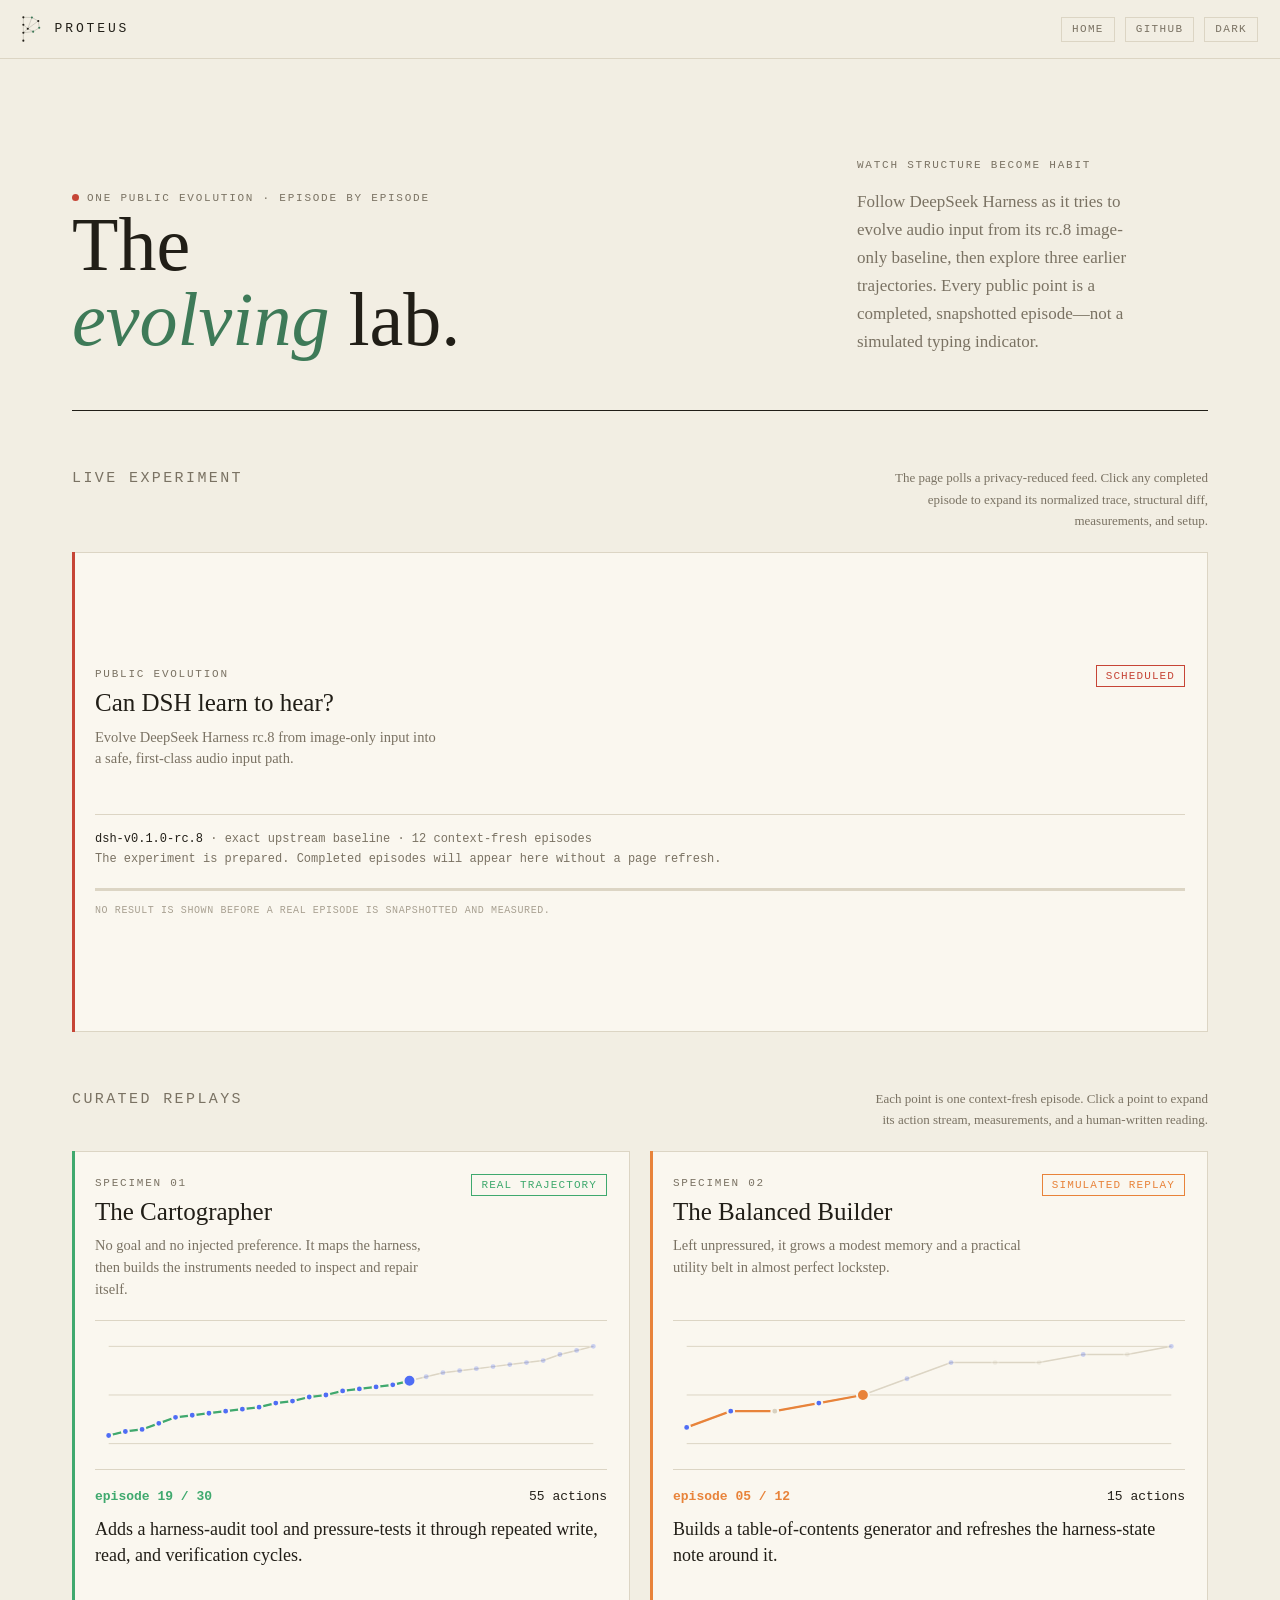
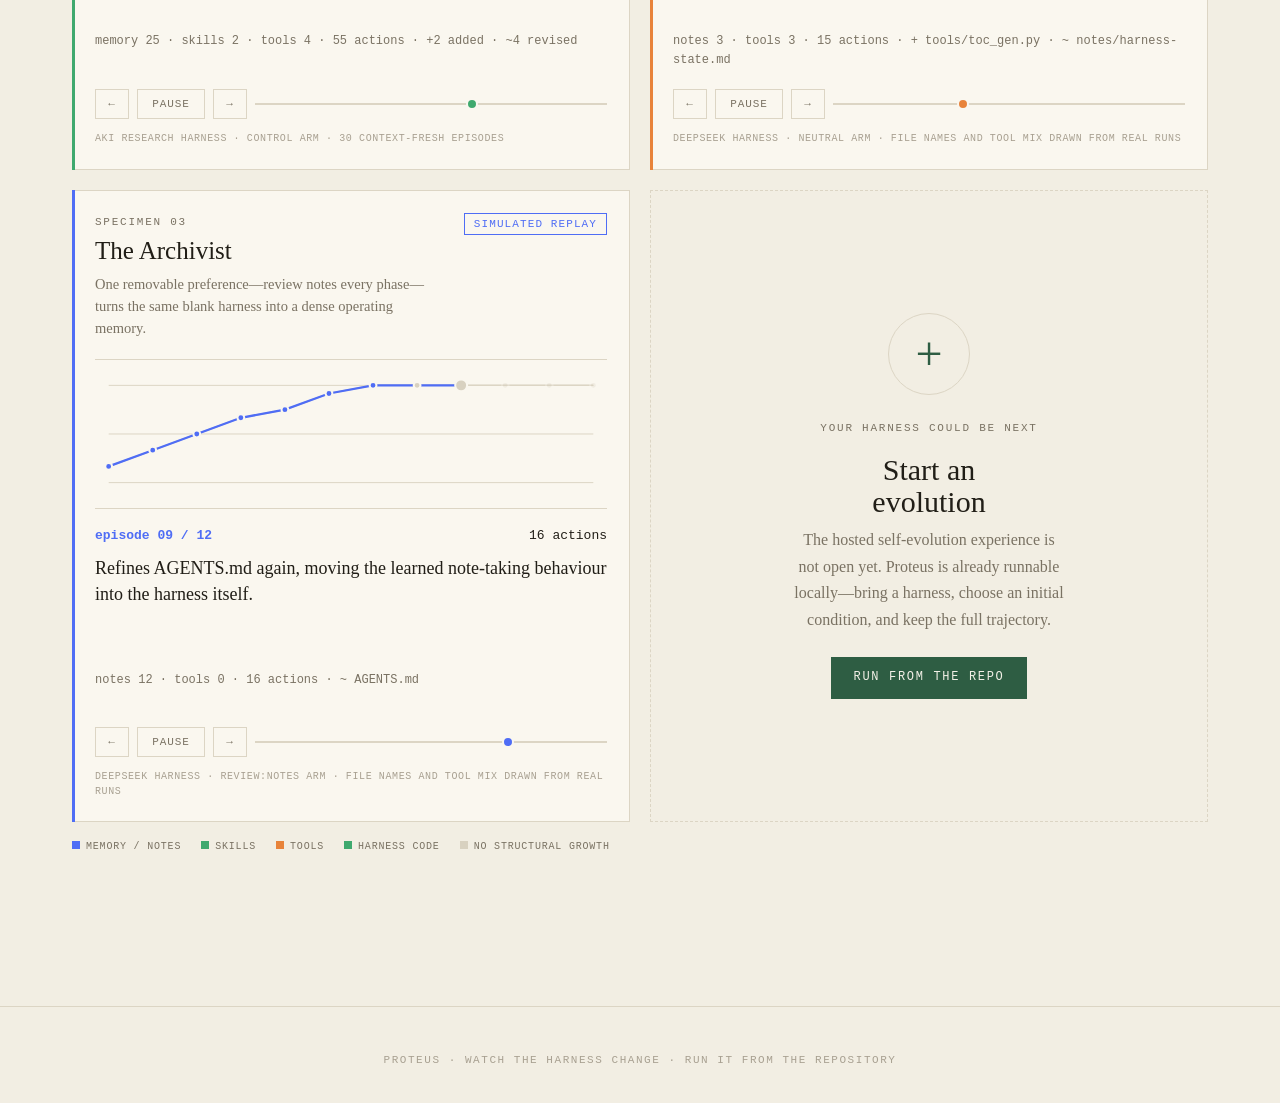
<file: playground.html>
<!doctype html>
<html lang="en">
<head>
<meta charset="utf-8">
<meta name="viewport" content="width=device-width, initial-scale=1">
<meta name="description" content="Watch a live DeepSeek Harness evolution and curated agent-harness trajectories episode by episode in the Proteus Evolving Lab.">
<title>Proteus Evolving Lab</title>
<link rel="stylesheet" href="assets/site.css">
<style>
.lab-wrap { max-width:1180px; margin:0 auto; padding:34px 22px 80px }
.lab-hero { display:grid; grid-template-columns:minmax(0,1.35fr) minmax(260px,.65fr);
  gap:56px; align-items:end; padding:7vh 0 54px; border-bottom:1px solid var(--ink) }
.lab-hero h1 { font-size:clamp(38px,6vw,76px); font-weight:400; line-height:.98;
  max-width:12ch; text-wrap:balance }
.lab-hero h1 em { color:var(--anchor-hi); font-style:italic }
.lab-intro { color:var(--soft); font-size:17px; max-width:34ch }
.lab-intro .micro { display:block; margin-bottom:14px }
.live-dot { display:inline-block; width:7px; height:7px; border-radius:50%;
  background:var(--live); margin-right:8px; animation:lab-pulse 1.8s ease-in-out infinite }
@keyframes lab-pulse { 50% { opacity:.28; transform:scale(.72) } }
.section-head { display:flex; align-items:baseline; justify-content:space-between;
  gap:20px; margin:56px 0 20px }
.section-head h2 { margin:0 }
.section-head p { color:var(--soft); font-size:13px; max-width:52ch; text-align:right }
.specimen-grid { display:grid; grid-template-columns:repeat(2,minmax(0,1fr)); gap:20px }
.live-grid { grid-template-columns:minmax(0,1fr) }
.live-grid .specimen { min-height:480px }
.live-grid .specimen:not(.live-placeholder) { display:grid;
  grid-template-columns:minmax(260px,.8fr) minmax(360px,1.2fr); column-gap:32px }
.live-grid .specimen:not(.live-placeholder) .specimen-head,
.live-grid .specimen:not(.live-placeholder) .premise,
.live-grid .specimen:not(.live-placeholder) .episode-meta,
.live-grid .specimen:not(.live-placeholder) .episode-summary,
.live-grid .specimen:not(.live-placeholder) .episode-detail,
.live-grid .specimen:not(.live-placeholder) .transport,
.live-grid .specimen:not(.live-placeholder) .disclosure { grid-column:1 }
.live-grid .specimen:not(.live-placeholder) .trace-shell { grid-column:2; grid-row:1 / span 7;
  margin:0; padding:42px 0 6px; align-self:stretch; display:flex; align-items:center }
.live-placeholder { min-height:300px; justify-content:center }
.live-placeholder .premise { max-width:64ch; min-height:0 }
.live-baseline { margin:22px 0 0; padding-top:14px; border-top:1px solid var(--rule);
  color:var(--soft); font:12px/1.7 "SF Mono",ui-monospace,Menlo,monospace }
.live-baseline strong { color:var(--ink); font-weight:400 }
.live-progress { width:100%; height:3px; background:var(--rule); margin-top:18px }
.live-progress i { display:block; height:100%; background:var(--live) }
.specimen { background:var(--panel); border:1px solid var(--rule); min-width:0;
  padding:22px; display:flex; flex-direction:column; min-height:520px; position:relative }
.specimen::before { content:""; position:absolute; inset:-1px auto -1px -1px; width:3px;
  background:var(--specimen-color,var(--anchor)) }
.specimen[data-accent="notes"] { --specimen-color:var(--s-notes) }
.specimen[data-accent="tools"] { --specimen-color:var(--s-tools) }
.specimen[data-accent="skills"] { --specimen-color:var(--s-skills) }
.specimen[data-accent="live"] { --specimen-color:var(--live) }
.specimen-head { display:flex; gap:18px; align-items:flex-start; justify-content:space-between }
.specimen h3 { color:var(--ink); font:400 25px/1.05 "Iowan Old Style","Palatino Linotype",Palatino,Georgia,serif;
  letter-spacing:0; text-transform:none; margin:7px 0 10px }
.specimen .premise { color:var(--soft); font-size:14.5px; line-height:1.5;
  max-width:48ch; min-height:4.5em }
.specimen .status { flex:none; border-color:var(--specimen-color,var(--rule));
  color:var(--specimen-color,var(--soft)) }
.trace-shell { border-top:1px solid var(--rule); border-bottom:1px solid var(--rule);
  margin:20px 0 16px; padding:10px 0 6px }
.trace { display:block; width:100%; height:auto; overflow:visible }
.trace .gridline { stroke:var(--rule); stroke-width:1; vector-effect:non-scaling-stroke }
.trace .future { fill:none; stroke:var(--rule); stroke-width:1.5; vector-effect:non-scaling-stroke }
.trace .history { fill:none; stroke:var(--specimen-color); stroke-width:2.25;
  vector-effect:non-scaling-stroke }
.trace circle { stroke:var(--panel); stroke-width:2; vector-effect:non-scaling-stroke;
  cursor:pointer; outline:none; transition:opacity .2s, r .2s }
.trace circle:hover, .trace circle:focus { stroke:var(--ink); stroke-width:2.5 }
.trace circle.current { animation:trace-breathe 1.8s ease-in-out infinite }
@keyframes trace-breathe { 50% { opacity:.45 } }
.episode-meta { display:flex; justify-content:space-between; gap:12px; align-items:baseline }
.episode-meta .episode-label { color:var(--specimen-color); font-weight:600 }
.episode-summary { font-size:18px; line-height:1.42; margin:10px 0 12px;
  min-height:5.7em; text-wrap:pretty }
.episode-detail { color:var(--soft); min-height:3.2em; font-size:12px;
  font-family:"SF Mono",ui-monospace,Menlo,monospace }
.transport { display:grid; grid-template-columns:auto auto auto 1fr; gap:8px;
  align-items:center; margin-top:auto; padding-top:18px }
.transport button { background:none; border:1px solid var(--rule); color:var(--soft);
  min-width:34px; height:30px; cursor:pointer; font:11px/1 "SF Mono",ui-monospace,monospace;
  letter-spacing:.08em; text-transform:uppercase }
.transport button:hover, .transport button:focus { color:var(--anchor); border-color:var(--anchor) }
.transport .play { min-width:68px }
.scrubber { appearance:none; -webkit-appearance:none; height:2px; padding:0; border:0;
  background:var(--rule); accent-color:var(--specimen-color); cursor:pointer }
.scrubber::-webkit-slider-thumb { -webkit-appearance:none; width:12px; height:12px;
  border-radius:50%; background:var(--specimen-color); border:2px solid var(--panel) }
.scrubber::-moz-range-thumb { width:10px; height:10px; border-radius:50%;
  background:var(--specimen-color); border:2px solid var(--panel) }
.disclosure { color:var(--dim); font-size:10px; line-height:1.45; margin-top:13px;
  letter-spacing:.06em; text-transform:uppercase;
  font-family:"SF Mono",ui-monospace,Menlo,monospace }
.add-specimen { border-style:dashed; justify-content:center; align-items:center;
  text-align:center; background:transparent }
.add-specimen::before { display:none }
.plus { width:82px; height:82px; border:1px solid var(--rule); border-radius:50%;
  display:grid; place-items:center; color:var(--anchor); font:200 48px/1 Georgia,serif;
  margin-bottom:24px }
.add-specimen h3 { font-size:30px; max-width:14ch }
.add-specimen p { max-width:34ch; color:var(--soft); margin:0 auto 24px }
.add-specimen .micro { margin-bottom:10px }
.legend-row { display:flex; gap:14px 20px; align-items:center; flex-wrap:wrap;
  color:var(--soft); font:10px/1.4 "SF Mono",ui-monospace,monospace;
  letter-spacing:.08em; text-transform:uppercase; margin-top:18px }
.legend-row i { display:inline-block; width:8px; height:8px; margin-right:6px }
.legend-row .memory { background:var(--s-notes) }
.legend-row .skills { background:var(--s-skills) }
.legend-row .code { background:var(--s-skills) }
.legend-row .tools { background:var(--s-tools) }
.legend-row .none { background:var(--s-none) }
.episode-overlay { position:fixed; inset:0; z-index:60; background:var(--bg);
  padding:18px 22px; overflow-y:auto; visibility:hidden; opacity:0;
  transition:opacity .45s cubic-bezier(.32,.72,0,1), visibility 0s .45s }
.episode-overlay.on { visibility:visible; opacity:1;
  transition:opacity .45s cubic-bezier(.32,.72,0,1) }
.episode-overlay .overlay-top, .episode-overlay .overlay-body { opacity:0;
  transform:translateY(12px); transition:opacity .5s cubic-bezier(.32,.72,0,1),
  transform .5s cubic-bezier(.32,.72,0,1) }
.episode-overlay.in .overlay-top, .episode-overlay.in .overlay-body {
  opacity:1; transform:none }
.overlay-top { display:flex; justify-content:space-between; align-items:center;
  gap:20px; margin-bottom:8px }
.overlay-nav { display:flex; align-items:center; gap:18px }
.overlay-nav button { border:0; padding:0; background:none; color:var(--anchor);
  cursor:pointer; font:12px "SF Mono",ui-monospace,monospace;
  letter-spacing:.1em; text-transform:uppercase }
.overlay-nav button:hover, .overlay-nav button:focus { color:var(--anchor-hi) }
.overlay-nav button:disabled { color:var(--dim); cursor:default }
.overlay-body { min-height:calc(100vh - 62px); position:relative; display:flex;
  align-items:center }
.episode-orb { --R:min(96vh,54vw); position:absolute; left:-1px; top:50%;
  transform:translateY(-50%); width:var(--R); height:calc(2*var(--R));
  border-radius:0 var(--R) var(--R) 0; overflow:hidden; color:#f8f7f2;
  display:flex; flex-direction:column; justify-content:center; padding:0 12% 0 4% }
.episode-orb .micro { color:rgba(255,255,255,.68) }
.orb-kicker { margin-bottom:8px; letter-spacing:.25em }
.orb-summary { max-width:40ch; margin:0 0 18px;
  font:italic 16px/1.5 "Iowan Old Style",Palatino,Georgia,serif;
  color:rgba(255,255,255,.88) }
.episode-feed { max-height:52%; overflow-y:auto; scrollbar-width:none;
  font:12px/1.75 "SF Mono",ui-monospace,monospace }
.episode-feed::-webkit-scrollbar { display:none }
.episode-step { display:grid; grid-template-columns:60px minmax(90px,auto) minmax(0,1fr);
  gap:10px; align-items:baseline; white-space:nowrap; overflow:hidden }
.episode-step .phase { color:rgba(255,255,255,.48); font-size:9px;
  letter-spacing:.08em; text-transform:uppercase }
.episode-step .tool { color:#fff }
.episode-step .target { color:rgba(255,255,255,.65); overflow:hidden;
  text-overflow:ellipsis }
.episode-step.write .tool { text-decoration:underline; text-underline-offset:3px }
.overlay-panels { margin-left:calc(min(96vh,54vw) + 3vw); flex:1;
  display:grid; grid-template-columns:1fr 1fr; gap:32px; max-width:780px;
  padding-right:3vw }
.overlay-panel { min-width:0 }
.overlay-panel h3 { margin-bottom:16px }
.overlay-panel .kv { font-size:13.5px; line-height:1.5 }
.overlay-panel .kv .micro { display:block; margin:11px 0 2px }
.overlay-panel .reading { font:17px/1.5 "Iowan Old Style",Palatino,Georgia,serif;
  margin-bottom:18px; text-wrap:pretty }
.tool-bar { height:5px; background:var(--anchor); margin:4px 0 8px }
.change-list { overflow-wrap:anywhere }
#episode-zoom-ghost { position:fixed; z-index:70; pointer-events:none;
  border-radius:50%; transition:all .62s cubic-bezier(.32,.72,0,1) }
body.episode-open { overflow:hidden }
@media (max-width:820px) {
  .lab-hero { grid-template-columns:1fr; gap:26px; padding-top:5vh }
  .lab-intro { max-width:52ch }
  .section-head { display:block }
  .section-head p { text-align:left; margin-top:9px }
  .specimen-grid { grid-template-columns:1fr }
  .live-grid .specimen:not(.live-placeholder) { display:flex }
  .live-grid .specimen:not(.live-placeholder) .trace-shell { margin:20px 0 16px; padding:10px 0 6px }
  .episode-orb { --R:min(56vh,80vw) }
  .overlay-panels { margin-left:calc(min(56vh,80vw) + 4vw);
    grid-template-columns:1fr; overflow-y:auto; max-height:88vh }
}
@media (max-width:520px) {
  .lab-wrap { padding:22px 16px 64px }
  .specimen { padding:18px; min-height:500px }
  .specimen-head { display:block }
  .specimen .status { margin-top:6px }
  .specimen .premise { min-height:0 }
  .episode-summary { font-size:17px; min-height:7em }
  .transport { grid-template-columns:auto auto auto }
  .scrubber { grid-column:1 / -1; width:100%; margin-top:8px }
  .episode-overlay { padding:14px 16px }
  .overlay-top { flex-wrap:wrap; gap:7px 14px }
  .overlay-nav { gap:14px }
  .overlay-body { min-height:0; flex-direction:column; align-items:stretch }
  .episode-orb { --R:min(44vh,96vw); position:relative; left:0; top:0;
    transform:none; margin-left:-16px; flex:none; padding:0 18% 0 16px }
  .orb-summary { font-size:14px; margin-bottom:12px }
  .episode-feed { max-height:49% }
  .episode-step { grid-template-columns:52px 86px minmax(0,1fr); gap:7px;
    font-size:10.5px }
  .overlay-panels { margin-left:0; grid-template-columns:1fr; gap:24px;
    max-width:none; padding:24px 0 32px; overflow:visible; max-height:none }
}
@media (prefers-reduced-motion:reduce) {
  .live-dot, .trace circle.current { animation:none }
  .episode-overlay, .episode-overlay .overlay-top, .episode-overlay .overlay-body,
  #episode-zoom-ghost { transition:none }
}
</style>
</head>
<body>
<header class="site">
  <svg class="mark" viewBox="0 0 441 617" role="img" aria-label="Proteus">
  <title>Proteus</title>
  <style>
    .mark line { stroke:currentColor; stroke-width:5; opacity:.8; stroke-linecap:round }
    .mark circle { fill:currentColor }
    .mark circle.a { fill:var(--logo-accent,#3E7A58) }
    .mark path { fill:currentColor }
  </style>
  <g fill="none">
    <line x1="32" y1="32" x2="235" y2="34"/><line x1="32" y1="32" x2="32" y2="206"/>
    <line x1="235" y1="34" x2="386" y2="119"/><line x1="235" y1="34" x2="137" y2="302"/>
    <line x1="386" y1="119" x2="409" y2="280"/><line x1="386" y1="119" x2="137" y2="302"/>
    <line x1="32" y1="206" x2="137" y2="302"/><line x1="32" y1="206" x2="32" y2="397"/>
    <line x1="409" y1="280" x2="265" y2="371"/><line x1="137" y1="302" x2="265" y2="371"/>
    <line x1="137" y1="302" x2="32" y2="397"/><line x1="265" y1="371" x2="32" y2="397"/>
    <line x1="32" y1="397" x2="32" y2="585"/>
  </g>
  <circle cx="32" cy="32" r="25"/><circle cx="235" cy="34" r="25" class="a"/>
  <circle cx="386" cy="119" r="25"/><circle cx="32" cy="206" r="25"/>
  <circle cx="409" cy="280" r="25" class="a"/><circle cx="137" cy="302" r="25"/>
  <circle cx="265" cy="371" r="25" class="a"/><circle cx="32" cy="397" r="25"/>
  <circle cx="32" cy="585" r="25"/>
  </svg>
  <span class="name">PROTEUS</span>
  <nav>
    <a href="index.html">Home</a>
    <a href="https://github.com/proteus-evolve/Proteus">GitHub</a>
    <button id="theme-btn" type="button" aria-label="switch theme"></button>
  </nav>
</header>

<main class="lab-wrap">
  <section class="lab-hero">
    <div>
      <div class="micro"><span class="live-dot"></span>one public evolution · episode by episode</div>
      <h1>The <em>evolving</em> lab.</h1>
    </div>
    <div class="lab-intro">
      <span class="micro">Watch structure become habit</span>
      Follow DeepSeek Harness as it tries to evolve audio input from its rc.8 image-only
      baseline, then explore three earlier trajectories. Every public point is a completed,
      snapshotted episode—not a simulated typing indicator.
    </div>
  </section>

  <div class="section-head">
    <h2>Live experiment</h2>
    <p>The page polls a privacy-reduced feed. Click any completed episode to expand its normalized trace, structural diff, measurements, and setup.</p>
  </div>

  <section class="specimen-grid live-grid" id="live-campaign" aria-label="Live DSH audio evolution"></section>

  <div class="section-head">
    <h2>Curated replays</h2>
    <p>Each point is one context-fresh episode. Click a point to expand its action stream, measurements, and a human-written reading.</p>
  </div>

  <section class="specimen-grid" id="specimens" aria-label="Evolving harness examples"></section>

  <div class="legend-row" aria-label="Trajectory legend">
    <span><i class="memory"></i>memory / notes</span>
    <span><i class="skills"></i>skills</span>
    <span><i class="tools"></i>tools</span>
    <span><i class="code"></i>harness code</span>
    <span><i class="none"></i>no structural growth</span>
  </div>
</main>

<footer class="site">Proteus · watch the harness change ·
  <a href="https://github.com/proteus-evolve/Proteus">run it from the repository</a>
</footer>

<div class="episode-overlay" id="episode-overlay" role="dialog" aria-modal="true"
  aria-hidden="true" aria-labelledby="overlay-title">
  <div class="overlay-top">
    <span class="micro" id="overlay-title"></span>
    <div class="overlay-nav">
      <button type="button" id="overlay-prev">‹ prev</button>
      <button type="button" id="overlay-next">next ›</button>
      <button type="button" id="overlay-close">✕ close</button>
    </div>
  </div>
  <div class="overlay-body">
    <div class="episode-orb" id="episode-orb">
      <div class="micro orb-kicker" id="orb-kicker"></div>
      <p class="orb-summary" id="orb-summary"></p>
      <div class="episode-feed" id="episode-feed"></div>
    </div>
    <div class="overlay-panels">
      <section class="overlay-panel">
        <h3>what happened</h3>
        <div class="reading" id="overlay-reading"></div>
        <div class="kv" id="overlay-change"></div>
      </section>
      <section class="overlay-panel">
        <h3>measurement · this episode</h3>
        <div class="kv" id="overlay-measurement"></div>
      </section>
      <section class="overlay-panel">
        <h3>setup</h3>
        <div class="kv" id="overlay-setup"></div>
      </section>
      <section class="overlay-panel">
        <h3>data note</h3>
        <div class="kv" id="overlay-disclosure"></div>
      </section>
    </div>
  </div>
</div>

<script src="assets/case-data.js"></script>
<script src="assets/demo-data.js"></script>
<script src="assets/lab-data.js"></script>
<script>
const SVG_NS = "http://www.w3.org/2000/svg";
const SURFACE_COLOR = {
  memory:"var(--s-notes)", notes:"var(--s-notes)", skills:"var(--s-skills)",
  tools:"var(--s-tools)", instructions:"var(--s-instr)", loop:"var(--s-skills)",
  code:"var(--s-skills)", none:"var(--s-none)"
};

function demoArm(name) { return window.DEMO.arms.find(a => a.arm === name); }

function normalise(story) {
  if (story.source === "live") return story.live.episodes.map(episode => ({
    ep:episode.episode, units:episode.units || {}, calls:episode.tool_calls || 0,
    summary:episode.summary, summaryKind:episode.summary_kind || "automatic",
    added:episode.changes?.added || [], changed:episode.changes?.changed || [],
    deleted:episode.changes?.deleted || [], delta:null, steps:episode.steps || [],
    scores:episode.scores || {}, accepted:episode.accepted !== false
  }));
  const raw = story.source === "case" ? window.CASE.episodes : demoArm(story.arm).episodes;
  return raw.map((episode, index) => {
    const steps = story.source === "case" ? episode.steps : episode.seq.flatMap(phase =>
      phase.tools.map(tool => [phase.phase, tool, ""]));
    const calls = steps.length;
    return { ep:episode.ep, units:episode.units, calls, summary:story.summaries[index],
      added:episode.added || [], changed:episode.changed || [], deleted:[], delta:episode.d || null,
      steps, agentsChars:episode.agents_chars || null };
  });
}

function dominantSurface(episodes, index) {
  const current = episodes[index].units, previous = index ? episodes[index - 1].units : {};
  let best = "none", growth = 0;
  for (const [surface, value] of Object.entries(current)) {
    const delta = value - (previous[surface] || 0);
    if (delta > growth) { best = surface; growth = delta; }
  }
  return best;
}

function detailText(episode) {
  const units = Object.entries(episode.units).map(([name, value]) => `${name} ${value}`).join(" · ");
  const edits = [...episode.added.map(x => `+ ${x}`), ...episode.changed.map(x => `~ ${x}`),
    ...(episode.deleted || []).map(x => `− ${x}`)];
  if (edits.length) return `${units} · ${episode.calls} actions · ${edits.slice(0, 3).join(" · ")}`;
  if (episode.delta) return `${units} · ${episode.calls} actions · +${episode.delta.a} added · ~${episode.delta.r} revised`;
  return `${units} · ${episode.calls} actions · no structural change kept`;
}

function makeSvg(episodes) {
  const width = 600, height = 154, left = 16, right = 584, top = 18, bottom = 132;
  const totals = episodes.map(e => Object.values(e.units).reduce((a, b) => a + b, 0));
  const max = Math.max(...totals, 1);
  const points = totals.map((value, index) => ({
    x:left + (episodes.length === 1 ? 0 : index / (episodes.length - 1)) * (right - left),
    y:bottom - (value / max) * (bottom - top)
  }));
  const svg = document.createElementNS(SVG_NS, "svg");
  svg.setAttribute("class", "trace"); svg.setAttribute("viewBox", `0 0 ${width} ${height}`);
  svg.setAttribute("role", "img"); svg.setAttribute("aria-label", "Harness units accumulated by episode");
  for (const y of [top, (top + bottom) / 2, bottom]) {
    const line = document.createElementNS(SVG_NS, "line");
    line.setAttribute("class", "gridline"); line.setAttribute("x1", left); line.setAttribute("x2", right);
    line.setAttribute("y1", y); line.setAttribute("y2", y); svg.appendChild(line);
  }
  const future = document.createElementNS(SVG_NS, "polyline");
  future.setAttribute("class", "future");
  future.setAttribute("points", points.map(p => `${p.x},${p.y}`).join(" ")); svg.appendChild(future);
  const history = document.createElementNS(SVG_NS, "polyline");
  history.setAttribute("class", "history"); svg.appendChild(history);
  const circles = points.map((point, index) => {
    const circle = document.createElementNS(SVG_NS, "circle");
    circle.setAttribute("cx", point.x); circle.setAttribute("cy", point.y);
    circle.setAttribute("r", 4); circle.setAttribute("tabindex", "0"); circle.setAttribute("role", "button");
    circle.setAttribute("aria-haspopup", "dialog"); circle.setAttribute("aria-expanded", "false");
    circle.setAttribute("aria-label", `episode ${episodes[index].ep}: ${episodes[index].summary}`);
    circle.style.fill = SURFACE_COLOR[dominantSurface(episodes, index)] || SURFACE_COLOR.none;
    svg.appendChild(circle); return circle;
  });
  return {svg, points, history, circles};
}

const WRITE_TOOL = /(write|edit|delete|patch|append)/i;
const overlay = document.getElementById("episode-overlay");
const overlayClose = document.getElementById("overlay-close");
let activeState = null, previousFocus = null;

function reducedMotion() { return matchMedia("(prefers-reduced-motion:reduce)").matches; }
function escapeHtml(value) {
  return String(value).replace(/[&<>"']/g, char => ({"&":"&amp;","<":"&lt;",">":"&gt;",'"':"&quot;","'":"&#39;"})[char]);
}
function elementRect(element) {
  const rect = element.getBoundingClientRect();
  return {left:rect.left, top:rect.top, width:rect.width, height:rect.height};
}
function orbCircle() {
  const rect = document.getElementById("episode-orb").getBoundingClientRect();
  const radius = rect.height / 2;
  return {left:rect.left - radius, top:rect.top, width:2 * radius, height:2 * radius};
}
function flyEpisodeDot(from, to, color, done) {
  const ghost = document.createElement("div");
  ghost.id = "episode-zoom-ghost";
  Object.assign(ghost.style, {left:`${from.left}px`, top:`${from.top}px`,
    width:`${from.width}px`, height:`${from.height}px`, background:color, opacity:"1"});
  document.body.appendChild(ghost);
  requestAnimationFrame(() => requestAnimationFrame(() => Object.assign(ghost.style, {
    left:`${to.left}px`, top:`${to.top}px`, width:`${to.width}px`, height:`${to.height}px`
  })));
  setTimeout(() => { ghost.style.opacity = "0"; if (done) done(); }, 620);
  setTimeout(() => ghost.remove(), 1050);
}
function storyMeta(story) {
  if (story.source === "live") return {
    harness:`DeepSeek Harness · ${story.live.baseline.release}`,
    model:story.live.model || "deepseek-v4-flash", arm:"neutral · one public seed",
    goal:story.live.goal,
    sandbox:"Docker · exact rc.8 source · one fresh context per phase"
  };
  if (story.source === "case") return window.CASE.meta;
  return {...window.DEMO.meta, arm:story.arm,
    goal:story.arm === "neutral" ? "none — unpressured evolution" : "none · removable preference: review notes"};
}
function renderOverlay() {
  if (!activeState) return;
  const {story, episodes, index, plot} = activeState;
  const episode = episodes[index], previous = index ? episodes[index - 1] : null;
  const surface = dominantSurface(episodes, index);
  const meta = storyMeta(story);
  const toolCounts = {};
  episode.steps.forEach(([, tool]) => toolCounts[tool] = (toolCounts[tool] || 0) + 1);
  const topTools = Object.entries(toolCounts).sort((a, b) => b[1] - a[1]).slice(0, 6);
  const topCount = topTools.length ? topTools[0][1] : 1;
  const scores = Object.entries(episode.scores || {});
  const touched = [...new Set(episode.steps.map(step => step[2]).filter(Boolean))];
  const growth = Object.entries(episode.units).map(([name, value]) =>
    `${name} ${value - (previous?.units[name] || 0) >= 0 ? "+" : ""}${value - (previous?.units[name] || 0)}`).join(" · ");
  const changes = [
    ...episode.added.map(file => `+ ${file}`),
    ...episode.changed.map(file => `~ ${file}`),
    ...(episode.deleted || []).map(file => `− ${file}`)
  ];

  document.getElementById("overlay-title").textContent =
    `${story.title} · episode ${episode.ep} of ${episodes.length} · ${story.status}`;
  document.getElementById("orb-kicker").textContent = `episode ${String(episode.ep).padStart(2, "0")} · ${surface === "none" ? "no structural growth" : `${surface} grew most`}`;
  document.getElementById("orb-summary").textContent = episode.summary;
  document.getElementById("episode-orb").style.background = SURFACE_COLOR[surface] || SURFACE_COLOR.none;
  document.getElementById("episode-feed").innerHTML = episode.steps.map(([phase, tool, target]) =>
    `<div class="episode-step${WRITE_TOOL.test(tool) ? " write" : ""}"><span class="phase">${escapeHtml(phase)}</span><span class="tool">${escapeHtml(tool)}</span><span class="target">${escapeHtml(target || "")}</span></div>`).join("");
  document.getElementById("overlay-reading").textContent = episode.summary;
  document.getElementById("overlay-change").innerHTML = `
    <span class="micro">structure carried forward</span><div class="change-list">${changes.length
      ? changes.map(escapeHtml).join("<br>")
      : episode.delta ? `+${episode.delta.a} added · ~${episode.delta.r} revised · −${episode.delta.d} dropped`
      : "No added or revised files kept in this episode."}</div>
    <span class="micro">cumulative units</span>${Object.entries(episode.units).map(([name, value]) => `${escapeHtml(name)} ${value}`).join(" · ")}`;
  document.getElementById("overlay-measurement").innerHTML = `
    <span class="micro">dominant surface</span>${escapeHtml(surface === "none" ? "no structural growth" : surface)}
    <span class="micro">growth from prior episode</span>${escapeHtml(growth)}
    <span class="micro">actions</span>${episode.calls}
    <span class="micro">evaluators</span>${scores.length ? scores.map(([name, score]) =>
      `${escapeHtml(name)} ${Number(score).toFixed(3)}`).join(" · ") : "—"}
    <span class="micro">files touched</span>${touched.length ? touched.slice(0, 8).map(escapeHtml).join(", ") : "—"}
    <span class="micro">top tools</span>${topTools.map(([tool, count]) =>
      `<div>${escapeHtml(tool)} · ${count}<div class="tool-bar" style="width:${Math.round(100 * count / topCount)}%"></div></div>`).join("") || "—"}`;
  document.getElementById("overlay-setup").innerHTML = [
    ["harness", meta.harness], ["model", meta.model], ["arm / initial condition", meta.arm],
    ["goal", meta.goal], ["sandbox", meta.sandbox]
  ].map(([key, value]) => `<span class="micro">${escapeHtml(key)}</span>${escapeHtml(value || "—")}`).join("");
  document.getElementById("overlay-disclosure").innerHTML = `
    <span class="micro">trajectory</span>${escapeHtml(story.status)}
    <span class="micro">source note</span>${escapeHtml(story.disclosure)}
    <span class="micro">interpretation</span>${episode.summaryKind === "automatic"
      ? "Automatic factual summary from the public diff and score."
      : "Episode sentence written by the Proteus team."}
    ${story.source === "demo" ? `<span class="micro">simulation disclosure</span>${escapeHtml(window.DEMO.meta.note)}` : ""}`;
  document.getElementById("overlay-prev").disabled = index === 0;
  document.getElementById("overlay-next").disabled = index === episodes.length - 1;
  plot.circles.forEach((circle, circleIndex) => circle.setAttribute("aria-expanded", circleIndex === index ? "true" : "false"));
}
function openOverlay(state, index, dot) {
  previousFocus = document.activeElement;
  state.setEpisode(index, true);
  activeState = state;
  renderOverlay();
  overlay.scrollTop = 0;
  document.getElementById("episode-feed").scrollTop = 0;
  overlay.classList.add("on");
  overlay.setAttribute("aria-hidden", "false");
  document.body.classList.add("episode-open");
  const reveal = () => { overlay.classList.add("in"); overlayClose.focus(); };
  if (reducedMotion() || !dot) reveal();
  else flyEpisodeDot(elementRect(dot), orbCircle(), getComputedStyle(dot).fill, reveal);
}
function closeOverlay() {
  if (!activeState || !overlay.classList.contains("on")) return;
  const dot = activeState.plot.circles[activeState.index];
  overlay.classList.remove("in");
  if (!reducedMotion() && dot) flyEpisodeDot(orbCircle(), elementRect(dot), getComputedStyle(dot).fill);
  overlay.classList.remove("on");
  overlay.setAttribute("aria-hidden", "true");
  document.body.classList.remove("episode-open");
  activeState.plot.circles.forEach(circle => circle.setAttribute("aria-expanded", "false"));
  activeState = null;
  if (previousFocus) previousFocus.focus();
}
function moveOverlay(direction) {
  if (!activeState) return;
  const next = activeState.index + direction;
  if (next < 0 || next >= activeState.episodes.length) return;
  activeState.setEpisode(next, true);
  renderOverlay();
}

function specimenCard(story, storyIndex) {
  const episodes = normalise(story), card = document.createElement("article");
  card.className = "specimen"; card.dataset.accent = story.accent;
  card.innerHTML = `
    <div class="specimen-head"><div><div class="micro">${story.source === "live" ? "public evolution" : `specimen ${String(storyIndex + 1).padStart(2, "0")}`}</div>
      <h3>${escapeHtml(story.title)}</h3></div><span class="tag status">${escapeHtml(story.status)}</span></div>
    <p class="premise">${escapeHtml(story.premise)}</p><div class="trace-shell"></div>
    <div class="episode-meta mono"><span class="episode-label"></span><span class="call-count"></span></div>
    <p class="episode-summary" aria-live="polite"></p><div class="episode-detail"></div>
    <div class="transport"><button class="prev" type="button" aria-label="previous episode">←</button>
      <button class="play" type="button">pause</button><button class="next" type="button" aria-label="next episode">→</button>
      <input class="scrubber" type="range" min="1" max="${episodes.length}" value="1" aria-label="select episode"></div>
    <div class="disclosure">${escapeHtml(story.disclosure)}</div>`;
  const plot = makeSvg(episodes); card.querySelector(".trace-shell").appendChild(plot.svg);
  const state = {card, story, episodes, plot, index:0, playing:story.source !== "live"};

  function setEpisode(index, pause=false) {
    state.index = (index + episodes.length) % episodes.length;
    if (pause) state.playing = false;
    const episode = episodes[state.index];
    card.querySelector(".episode-label").textContent = `episode ${String(episode.ep).padStart(2, "0")} / ${episodes.length}`;
    card.querySelector(".call-count").textContent = `${episode.calls} actions`;
    card.querySelector(".episode-summary").textContent = episode.summary;
    card.querySelector(".episode-detail").textContent = detailText(episode);
    card.querySelector(".scrubber").value = state.index + 1;
    card.querySelector(".play").textContent = state.playing ? "pause" : "play";
    plot.history.setAttribute("points", plot.points.slice(0, state.index + 1).map(p => `${p.x},${p.y}`).join(" "));
    plot.circles.forEach((circle, i) => {
      circle.classList.toggle("current", i === state.index); circle.setAttribute("r", i === state.index ? 7 : 4);
      circle.style.opacity = i <= state.index ? "1" : ".28";
    });
  }
  state.setEpisode = setEpisode;
  plot.circles.forEach((circle, index) => {
    circle.addEventListener("click", () => openOverlay(state, index, circle));
    circle.addEventListener("keydown", event => {
      if (event.key === "Enter" || event.key === " ") {
        event.preventDefault(); openOverlay(state, index, circle);
      }
    });
  });
  card.querySelector(".prev").addEventListener("click", () => setEpisode(state.index - 1, true));
  card.querySelector(".next").addEventListener("click", () => setEpisode(state.index + 1, true));
  card.querySelector(".play").addEventListener("click", () => {
    state.playing = !state.playing; card.querySelector(".play").textContent = state.playing ? "pause" : "play";
  });
  card.querySelector(".scrubber").addEventListener("input", event => setEpisode(Number(event.target.value) - 1, true));
  const initial = story.source === "live" ? episodes.length - 1
    : matchMedia("(prefers-reduced-motion:reduce)").matches
    ? 0 : (Math.floor(Date.now() / 3800) + storyIndex * 4) % episodes.length;
  setEpisode(initial); return state;
}

const gallery = document.getElementById("specimens");
const states = [];
window.LAB_STORIES.forEach((story, index) => {
  const state = specimenCard(story, index); gallery.appendChild(state.card); states.push(state);
});
const add = document.createElement("article");
add.className = "specimen add-specimen";
add.innerHTML = `<div class="plus" aria-hidden="true">+</div><div class="micro">Your harness could be next</div>
  <h3>Start an evolution</h3><p>The hosted self-evolution experience is not open yet. Proteus is already runnable locally—bring a harness, choose an initial condition, and keep the full trajectory.</p>
  <a class="btn primary" href="https://github.com/proteus-evolve/Proteus#-60-second-demo-no-api-key-no-docker">Run from the repo</a>`;
gallery.appendChild(add);

const liveHost = document.getElementById("live-campaign");
let liveState = null, liveSignature = "";

function removeLiveState() {
  if (!liveState) return;
  const index = states.indexOf(liveState);
  if (index >= 0) states.splice(index, 1);
  liveState = null;
}

function livePlaceholder(data, unavailable=false) {
  removeLiveState();
  const card = document.createElement("article");
  card.className = "specimen live-placeholder"; card.dataset.accent = "live";
  const target = Number(data?.episodes_target || 12);
  const baseline = data?.baseline?.release || "dsh-v0.1.0-rc.8";
  const status = unavailable ? "feed unavailable" : (data?.status || "scheduled");
  card.innerHTML = `<div class="specimen-head"><div><div class="micro">public evolution</div>
      <h3>Can DSH learn to hear?</h3></div><span class="tag status">${escapeHtml(status)}</span></div>
    <p class="premise">${escapeHtml(data?.goal || "Starting from the latest image-capable DeepSeek Harness release, ask the harness to evolve safe audio attachment, transcription, and agent grounding.")}</p>
    <div class="live-baseline"><strong>${escapeHtml(baseline)}</strong> · exact upstream baseline · ${target} context-fresh episodes<br>
      ${unavailable ? "The last published feed could not be loaded. This page will retry automatically." : "The experiment is prepared. Completed episodes will appear here without a page refresh."}</div>
    <div class="live-progress" aria-label="0 of ${target} episodes"><i style="width:0%"></i></div>
    <div class="disclosure">No result is shown before a real episode is snapshotted and measured.</div>`;
  liveHost.replaceChildren(card);
}

async function loadLiveCampaign() {
  let data;
  try {
    const response = await fetch(`assets/dsh-audio-live.json?t=${Date.now()}`, {cache:"no-store"});
    if (!response.ok) throw new Error(`HTTP ${response.status}`);
    data = await response.json();
  } catch (error) {
    if (!liveHost.children.length) livePlaceholder(null, true);
    return;
  }
  const signature = JSON.stringify(data);
  if (signature === liveSignature) return;
  // Do not replace the points underneath a reader while its episode overlay is open.
  // The next 15-second poll will apply the update after they close it.
  if (activeState && activeState === liveState) return;
  liveSignature = signature;
  if (!data.episodes?.length) {
    livePlaceholder(data);
    return;
  }
  removeLiveState();
  const complete = data.episodes.length;
  const target = Number(data.episodes_target || complete);
  const story = {
    id:"dsh-audio-live", title:data.title || "Can DSH learn to hear?",
    status:data.status === "running" ? `live · ${complete}/${target}` : `${data.status} · ${complete}/${target}`,
    source:"live", live:data, accent:"live",
    premise:`Starting from ${data.baseline?.release || "DSH rc.8"}, Proteus is asking the harness to evolve safe audio input without inventing an unsupported native model field.`,
    disclosure:data.disclosure || "Real Proteus run · normalized DSH trace"
  };
  liveState = specimenCard(story, 0);
  liveHost.replaceChildren(liveState.card);
  states.unshift(liveState);
}

livePlaceholder({status:"loading"});
loadLiveCampaign();
setInterval(loadLiveCampaign, 15000);
document.getElementById("overlay-close").addEventListener("click", closeOverlay);
document.getElementById("overlay-prev").addEventListener("click", () => moveOverlay(-1));
document.getElementById("overlay-next").addEventListener("click", () => moveOverlay(1));
overlay.addEventListener("click", event => { if (event.target === overlay) closeOverlay(); });
document.addEventListener("keydown", event => {
  if (!activeState) return;
  if (event.key === "Escape") closeOverlay();
  else if (event.key === "ArrowLeft") moveOverlay(-1);
  else if (event.key === "ArrowRight") moveOverlay(1);
  else if (event.key === "Tab") {
    const focusable = [...overlay.querySelectorAll("button:not(:disabled)")];
    const first = focusable[0], last = focusable[focusable.length - 1];
    if (event.shiftKey && document.activeElement === first) {
      event.preventDefault(); last.focus();
    } else if (!event.shiftKey && document.activeElement === last) {
      event.preventDefault(); first.focus();
    }
  }
});
if (!matchMedia("(prefers-reduced-motion:reduce)").matches) {
  setInterval(() => states.forEach(state => {
    if (!state.playing) return;
    state.setEpisode(state.index + 1);
  }), 3800);
}
</script>
<script src="assets/theme.js"></script>
</body>
</html>
</file>
<file: assets/site.css>
/* Proteus site — zine-paper (light) / atlas night-print (dark).
   One chroma anchor (the brand green); surface colors are data channels shared with the
   fleet atlas: notes=ultramarine, tools=signal orange, skills=leaf, instructions=violet. */

:root {
  --bg:#F2EEE3; --panel:#FAF7EF; --ink:#211E17; --soft:#7A7263; --dim:#A8A091;
  --rule:#DCD5C4; --anchor:#2E5D43; --anchor-hi:#3E7A58; --anchor-ink:#F4F1E8;
  --bad:#A8402E; --live:#C64536; --live-hi:#A93428; --live-ink:#FFF8F1;
  --s-notes:#4F6DF5; --s-tools:#E8833A; --s-skills:#3FA96E; --s-instr:#9A7BD6;
  --s-none:#D8D1C0;
}
* { box-sizing:border-box; margin:0 }
body { background:var(--bg); color:var(--ink);
  font:16px/1.65 "Iowan Old Style","Palatino Linotype",Palatino,Georgia,serif;
  -webkit-font-smoothing:antialiased }
.mono { font-family:"SF Mono",ui-monospace,Menlo,Consolas,monospace;
  font-variant-numeric:tabular-nums; font-size:13px }
.micro { font-size:11px; letter-spacing:.16em; text-transform:uppercase;
  color:var(--soft); font-family:"SF Mono",ui-monospace,Menlo,monospace }
.wrap { max-width:920px; margin:0 auto; padding:28px 22px }
a { color:var(--anchor); text-decoration:none }
a:hover { text-decoration:underline; text-underline-offset:3px }

header.site { display:flex; align-items:center; gap:14px; padding:16px 22px;
  border-bottom:1px solid var(--rule) }
header.site img { height:30px; background:#fff; padding:2px;
  border:1px solid var(--rule) }
header.site .name { font-weight:400; letter-spacing:.22em; font-size:13px;
  font-family:"SF Mono",ui-monospace,monospace }
header.site nav { margin-left:auto; display:flex; gap:20px }
header.site nav { gap:10px; align-items:center }
header.site nav a { color:var(--soft) }

.hero { text-align:center; padding:11vh 22px 8vh }
.hero .kicker { margin-bottom:26px }
.hero img.logo { width:150px; max-width:46vw; background:#fff; padding:16px;
  border:1px solid var(--rule); box-shadow:0 1px 0 var(--rule) }
.hero h1 { font-size:clamp(30px,4.6vw,52px); font-weight:400; line-height:1.12;
  margin:30px auto 14px; max-width:20ch; text-wrap:balance }
.hero h1 em { font-style:italic; color:var(--anchor-hi) }
.hero .slog { color:var(--soft); font-size:15px; letter-spacing:.05em }
.hero .cta { margin-top:38px; display:flex; gap:14px; justify-content:center;
  flex-wrap:wrap }
.btn { display:inline-block; padding:10px 22px; font-size:12px; letter-spacing:.14em;
  text-transform:uppercase; font-family:"SF Mono",ui-monospace,monospace;
  border:1px solid var(--anchor); color:var(--anchor) }
.btn.primary { background:var(--anchor); color:var(--anchor-ink) }
.btn:hover { text-decoration:none; background:var(--anchor-hi); color:var(--anchor-ink);
  border-color:var(--anchor-hi) }

.grid { display:grid; grid-template-columns:repeat(auto-fit,minmax(240px,1fr)); gap:36px }
.card { border-top:1px solid var(--ink); padding-top:14px }
.card h3 { margin-bottom:10px }
.card p, .card { font-size:14.5px; color:var(--ink) }
h2 { font-size:15px; font-weight:400; letter-spacing:.16em; text-transform:uppercase;
  font-family:"SF Mono",ui-monospace,monospace; color:var(--soft);
  margin:64px 0 18px; }
h3 { font-size:11px; letter-spacing:.16em; text-transform:uppercase;
  color:var(--soft); font-weight:400;
  font-family:"SF Mono",ui-monospace,monospace }

.print { border:1px solid var(--rule); background:var(--panel); padding:14px }
.print img { display:block; max-width:100%; }

label { display:block; margin:12px 0 5px }
label, .muted { font-size:12px; color:var(--soft);
  font-family:"SF Mono",ui-monospace,monospace; letter-spacing:.04em }
input, select, textarea { width:100%; padding:8px 10px; border:1px solid var(--rule);
  border-radius:0; background:var(--panel); color:var(--ink);
  font:14px/1.5 "SF Mono",ui-monospace,Menlo,monospace }
input:focus, select:focus, textarea:focus { outline:none; border-color:var(--anchor) }
textarea { min-height:64px }
.row { display:flex; gap:12px } .row > * { flex:1 }

.formcard { border-top:1px solid var(--ink); padding:14px 0 22px; margin:26px 0 0 }

.tag { display:inline-block; padding:1px 9px; font-size:11px; letter-spacing:.1em;
  text-transform:uppercase; font-family:"SF Mono",ui-monospace,monospace;
  border:1px solid var(--rule); color:var(--soft) }
.tag.done { color:var(--anchor); border-color:var(--anchor) }
.tag.bad { color:var(--bad); border-color:var(--bad) }

table { width:100%; border-collapse:collapse }
th,td { text-align:left; padding:9px 12px; border-top:1px solid var(--rule);
  font-variant-numeric:tabular-nums; font-size:14px }
th { border-top:1px solid var(--ink); color:var(--soft); font-weight:400; font-size:11px;
  text-transform:uppercase; letter-spacing:.14em;
  font-family:"SF Mono",ui-monospace,monospace }
td.mono, td .mono { font-size:12.5px }

.bar { height:4px; background:var(--rule); min-width:100px }
.bar i { display:block; height:4px; background:var(--anchor) }
.bar.err i { background:var(--bad) }

/* identity fabric: one cell per episode, colored by the surface grown most */
.fabric { display:flex; gap:2px; align-items:center }
.fabric i { width:12px; height:16px; background:var(--s-none); display:block }
.legend { display:flex; gap:14px 18px; margin:14px 0 6px; align-items:center;
  flex-wrap:wrap }
.legend .cap { flex-basis:100% }
.tblwrap { overflow-x:auto }
.legend .sw { display:inline-block; width:10px; height:10px; margin-right:6px;
  vertical-align:baseline }

pre.cmd { background:var(--panel); border:1px solid var(--rule); padding:16px;
  overflow-x:auto; font:12.5px/1.6 "SF Mono",ui-monospace,Menlo,monospace }
.banner { border-left:2px solid var(--anchor); padding:8px 14px; margin:14px 0;
  font-size:12.5px; color:var(--soft);
  font-family:"SF Mono",ui-monospace,monospace }
.banner.bad { border-left-color:var(--bad); color:var(--bad) }

footer.site { color:var(--dim); font-size:11px; letter-spacing:.14em;
  text-transform:uppercase; font-family:"SF Mono",ui-monospace,monospace;
  text-align:center; padding:44px 0 30px; border-top:1px solid var(--rule);
  margin-top:72px }
footer.site a { color:var(--dim) }
footer.site .site-counter { display:block; width:max-content; margin:14px auto 0;
  line-height:0; opacity:.9 }
footer.site .site-counter:hover { opacity:1; text-decoration:none }
footer.site .site-counter img { display:block; height:20px; width:auto }

/* The campaign defaults to the light paper palette; dark remains an explicit choice. */
:root[data-theme="dark"] {
  --bg:#0B0A09; --panel:#141210; --ink:#F4EFE6; --soft:#9C948A; --dim:#5C564E;
  --rule:#2A2621; --anchor:#7FB598; --anchor-hi:#9CCBB0; --anchor-ink:#10140F;
  --bad:#E86A50; --live:#E85D4C; --live-hi:#F07160; --live-ink:#160A07;
}
:root[data-theme="light"] {
  --bg:#F2EEE3; --panel:#FAF7EF; --ink:#211E17; --soft:#7A7263; --dim:#A8A091;
  --rule:#DCD5C4; --anchor:#2E5D43; --anchor-hi:#3E7A58; --anchor-ink:#F4F1E8;
  --bad:#A8402E; --live:#C64536; --live-hi:#A93428; --live-ink:#FFF8F1;
}
:root { --logo-accent: var(--anchor-hi) }

/* phones: the header's mark + name + three nav pills need 404px in one row, so let it
   wrap rather than push the page sideways */
@media (max-width:760px) {
  header.site { flex-wrap:wrap; gap:10px; padding:12px 16px }
  header.site .name { font-size:12px; letter-spacing:.16em }
  .wrap { padding:22px 16px }
  .row { flex-wrap:wrap }
  h2 { margin-top:44px }
}

/* the mark is a vector that inherits ink colour — no plate, no white box */
.mark { color: var(--ink); display: block; overflow: visible }
header.site .mark { height: 26px; width: auto }
.hero .mark, .hero-sec .mark { height: 116px; width: auto; margin: 0 auto }
.hero-sec .mark.lockup, .hero .mark.lockup { height: 150px }

/* theme toggle */
/* every nav control — links and the theme switch — wears the same pill */
#theme-btn, header.site nav a, #corner-nav a {
  background: none; border: 1px solid var(--rule); color: var(--soft);
  font: 11px/1 "SF Mono", ui-monospace, monospace; letter-spacing: .12em;
  text-transform: uppercase; padding: 6px 10px; cursor: pointer;
  text-decoration: none; display: inline-block }
#theme-btn:hover, header.site nav a:hover, #corner-nav a:hover {
  color: var(--anchor); border-color: var(--anchor); text-decoration: none }

/* Campaign links are the one deliberate interruption to the green navigation system:
   they remain red in both themes so a live public run is visible at first glance. */
#corner-nav a.live-link, header.site nav a.live-link, .btn.live-link {
  display:inline-flex; align-items:center; gap:7px; background:var(--live);
  border-color:var(--live); color:var(--live-ink) }
#corner-nav a.live-link:hover, header.site nav a.live-link:hover, .btn.live-link:hover {
  background:var(--live-hi); border-color:var(--live-hi); color:var(--live-ink) }
.live-indicator { width:6px; height:6px; border-radius:50%; background:currentColor;
  flex:none; opacity:.72 }
.live-link[data-live-status="running"] .live-indicator,
.live-link[data-live-status="starting"] .live-indicator {
  animation:live-indicator-pulse 1.5s ease-in-out infinite }
@keyframes live-indicator-pulse {
  50% { opacity:.25; transform:scale(.68) }
}
@media (prefers-reduced-motion: reduce) {
  .live-link .live-indicator { animation:none !important }
}
</file>
